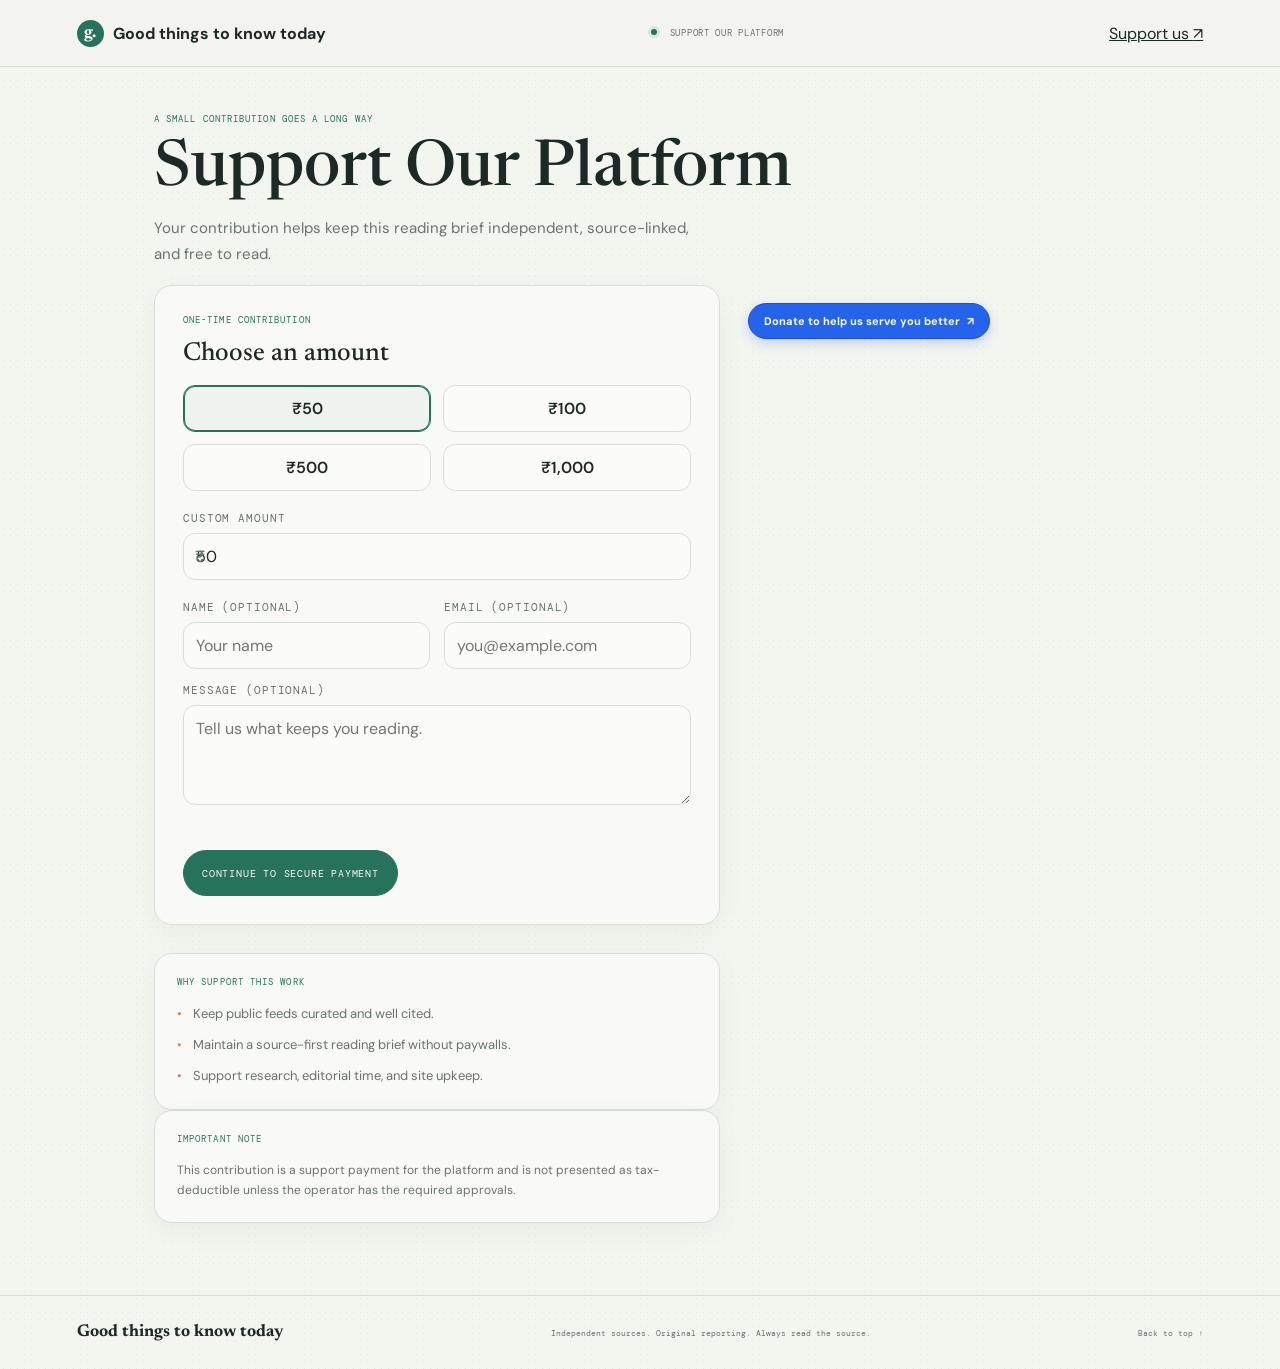
<file: support/index.html>
<!doctype html>
<html lang="en">
  <head>
    <meta charset="utf-8">
    <meta name="viewport" content="width=device-width, initial-scale=1">
    <meta name="theme-color" content="#f3f5ef">
    <meta name="description" content="Support our platform with a secure one-time contribution.">
    <title>Support Our Platform | Good things to know today</title>
    <link rel="canonical" href="https://goodthingstoknowtoday.pages.dev/support/">
    <link rel="preconnect" href="https://fonts.googleapis.com">
    <link rel="preconnect" href="https://fonts.gstatic.com" crossorigin>
    <link href="https://fonts.googleapis.com/css2?family=DM+Mono:wght@400;500&family=DM+Sans:wght@400;500;600;700&family=Newsreader:opsz,wght@6..72,500;6..72,600&display=swap" rel="stylesheet">
    <link rel="stylesheet" href="../styles.css">
    <script src="../site-config.js" defer></script>
    <script src="support.js" defer></script>
  </head>
  <body>
    <header class="topbar">
      <a class="wordmark" href="../" aria-label="Good things to know today home"><span class="mark" aria-hidden="true">g.</span> Good things to know today</a>
      <div class="topbar-note"><span class="live-dot" aria-hidden="true"></span> SUPPORT OUR PLATFORM</div>
      <a class="support-link is-current" href="./">Support us <span aria-hidden="true">↗</span></a>
    </header>

    <main class="support-shell">
      <section class="support-hero" aria-labelledby="support-title">
        <p class="eyebrow">A small contribution goes a long way</p>
        <h1 id="support-title">Support Our Platform</h1>
        <p class="support-intro">Your contribution helps keep this reading brief independent, source-linked, and free to read.</p>
      </section>

      <section class="support-layout" aria-label="Support contribution form">
        <form id="support-form" class="support-card" novalidate>
          <div class="support-card-header">
            <p class="eyebrow accent">One-time contribution</p>
            <h2>Choose an amount</h2>
          </div>

          <div class="amount-grid" aria-label="Contribution amounts">
            <button type="button" class="amount-option is-selected" data-amount="50">₹50</button>
            <button type="button" class="amount-option" data-amount="100">₹100</button>
            <button type="button" class="amount-option" data-amount="500">₹500</button>
            <button type="button" class="amount-option" data-amount="1000">₹1,000</button>
          </div>

          <label class="field-label" for="custom-amount">Custom amount</label>
          <div class="field-wrap">
            <span class="currency">₹</span>
            <input id="custom-amount" name="custom-amount" type="number" min="50" step="1" value="50" inputmode="numeric" placeholder="Enter amount">
          </div>

          <div class="two-column">
            <div>
              <label class="field-label" for="support-name">Name (optional)</label>
              <input id="support-name" name="name" type="text" maxlength="80" placeholder="Your name">
            </div>
            <div>
              <label class="field-label" for="support-email">Email (optional)</label>
              <input id="support-email" name="email" type="email" maxlength="160" placeholder="you@example.com">
            </div>
          </div>

          <label class="field-label" for="support-note">Message (optional)</label>
          <textarea id="support-note" name="note" rows="3" maxlength="240" placeholder="Tell us what keeps you reading."></textarea>

          <div class="support-message" id="support-message" aria-live="polite"></div>

          <button type="submit" class="primary-button" id="pay-button">Continue to secure payment</button>
        </form>

        <div class="razorpay-button-wrap">
          <a class="donate-link" href="https://razorpay.me/@gopiramkrishnamurthy" target="_blank" rel="noopener noreferrer"><span>Donate to help us serve you better</span><span aria-hidden="true">↗</span></a>
        </div>

        <aside class="support-aside">
          <div class="support-card support-card-muted">
            <p class="eyebrow accent">Why support this work</p>
            <ul class="support-list">
              <li>Keep public feeds curated and well cited.</li>
              <li>Maintain a source-first reading brief without paywalls.</li>
              <li>Support research, editorial time, and site upkeep.</li>
            </ul>
          </div>

          <div class="support-card support-card-muted">
            <p class="eyebrow accent">Important note</p>
            <p class="small-copy">This contribution is a support payment for the platform and is not presented as tax-deductible unless the operator has the required approvals.</p>
          </div>
        </aside>
      </section>
    </main>

    <footer class="footer">
      <a class="footer-mark" href="../">Good things to know today</a>
      <p>Independent sources. Original reporting. Always read the source.</p>
      <a class="back-top" href="#top">Back to top ↑</a>
    </footer>
  </body>
</html>
</file>
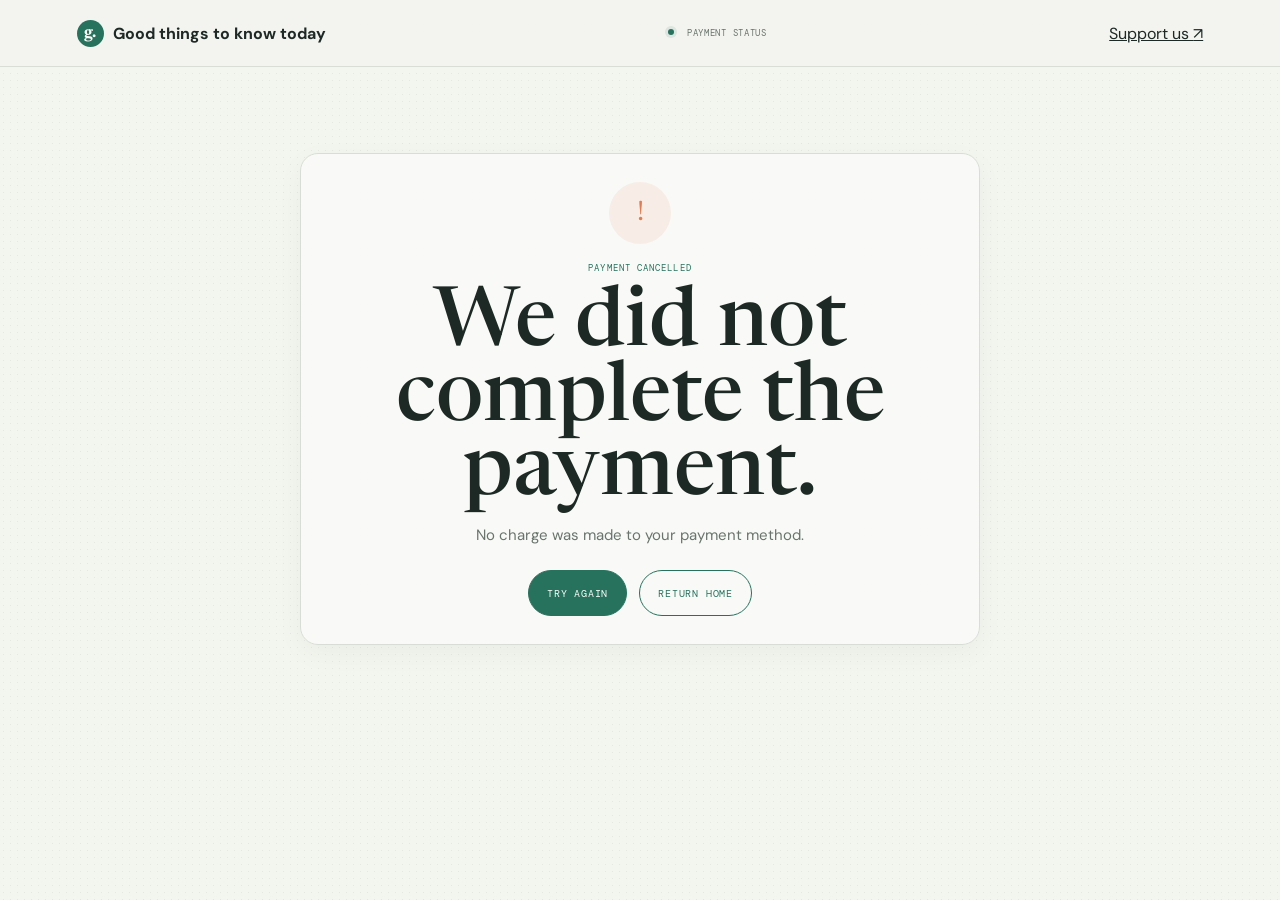
<file: support/cancelled.html>
<!doctype html>
<html lang="en">
  <head>
    <meta charset="utf-8">
    <meta name="viewport" content="width=device-width, initial-scale=1">
    <meta name="theme-color" content="#f3f5ef">
    <meta name="description" content="Payment was cancelled or failed.">
    <title>Payment cancelled | Good things to know today</title>
    <link rel="preconnect" href="https://fonts.googleapis.com">
    <link rel="preconnect" href="https://fonts.gstatic.com" crossorigin>
    <link href="https://fonts.googleapis.com/css2?family=DM+Mono:wght@400;500&family=DM+Sans:wght@400;500;600;700&family=Newsreader:opsz,wght@6..72,500;6..72,600&display=swap" rel="stylesheet">
    <link rel="stylesheet" href="../styles.css">
    <script src="cancelled.js" defer></script>
  </head>
  <body>
    <header class="topbar">
      <a class="wordmark" href="../" aria-label="Good things to know today home"><span class="mark" aria-hidden="true">g.</span> Good things to know today</a>
      <div class="topbar-note"><span class="live-dot" aria-hidden="true"></span> PAYMENT STATUS</div>
      <a class="support-link is-current" href="./">Support us <span aria-hidden="true">↗</span></a>
    </header>

    <main class="support-shell">
      <section class="support-state-card" aria-live="polite">
        <div class="state-badge warn">!</div>
        <p class="eyebrow accent">Payment cancelled</p>
        <h1>We did not complete the payment.</h1>
        <p class="state-copy" id="cancel-message">No charge was made to your payment method.</p>
        <div class="inline-actions">
          <a class="primary-button" href="./">Try again</a>
          <a class="secondary-button" href="../">Return home</a>
        </div>
      </section>
    </main>
  </body>
</html>
</file>
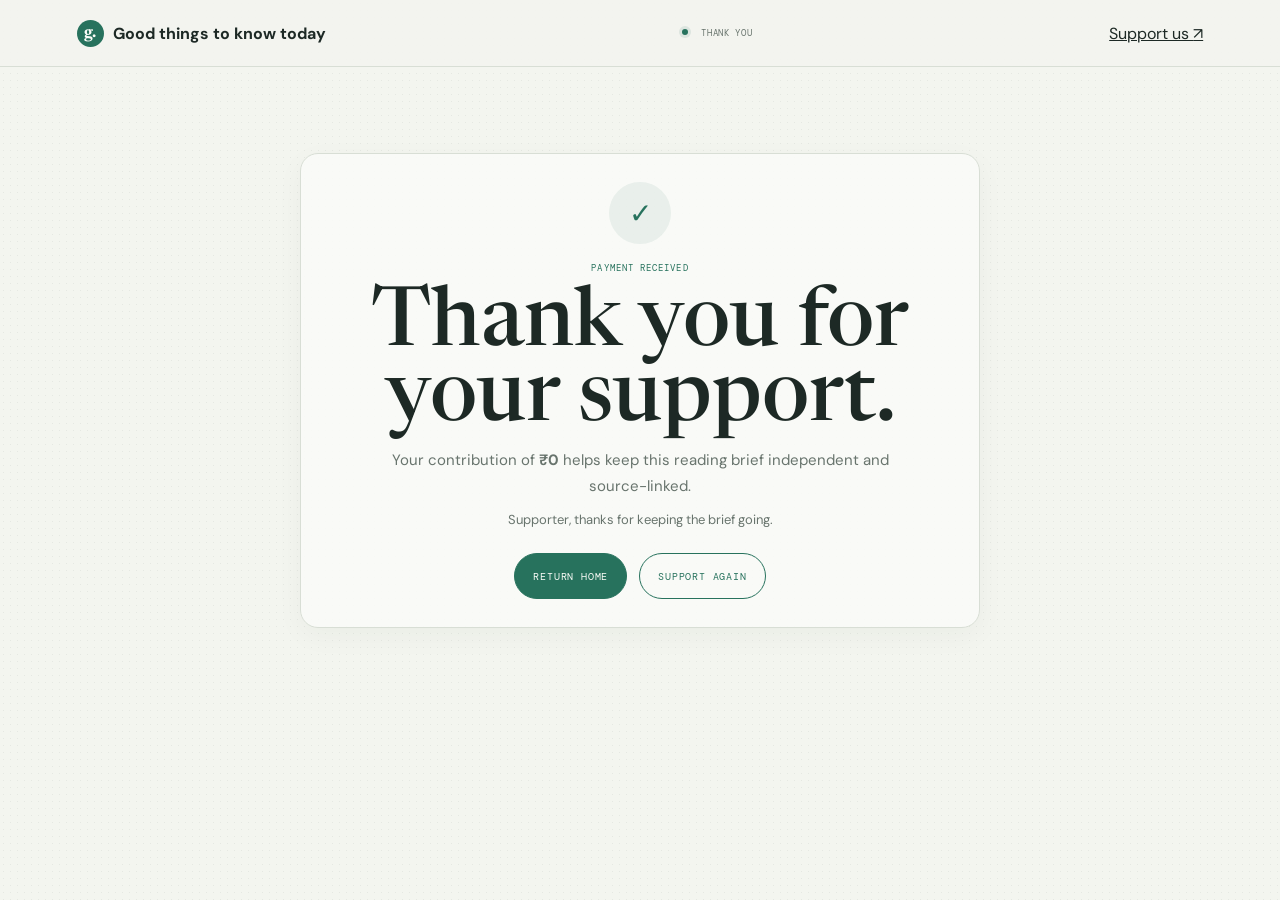
<file: support/success.html>
<!doctype html>
<html lang="en">
  <head>
    <meta charset="utf-8">
    <meta name="viewport" content="width=device-width, initial-scale=1">
    <meta name="theme-color" content="#f3f5ef">
    <meta name="description" content="Thank you for supporting Good things to know today.">
    <title>Thank You | Good things to know today</title>
    <link rel="preconnect" href="https://fonts.googleapis.com">
    <link rel="preconnect" href="https://fonts.gstatic.com" crossorigin>
    <link href="https://fonts.googleapis.com/css2?family=DM+Mono:wght@400;500&family=DM+Sans:wght@400;500;600;700&family=Newsreader:opsz,wght@6..72,500;6..72,600&display=swap" rel="stylesheet">
    <link rel="stylesheet" href="../styles.css">
    <script src="success.js" defer></script>
  </head>
  <body>
    <header class="topbar">
      <a class="wordmark" href="../" aria-label="Good things to know today home"><span class="mark" aria-hidden="true">g.</span> Good things to know today</a>
      <div class="topbar-note"><span class="live-dot" aria-hidden="true"></span> THANK YOU</div>
      <a class="support-link is-current" href="./">Support us <span aria-hidden="true">↗</span></a>
    </header>

    <main class="support-shell">
      <section class="support-state-card" aria-live="polite">
        <div class="state-badge">✓</div>
        <p class="eyebrow accent">Payment received</p>
        <h1>Thank you for your support.</h1>
        <p class="state-copy">Your contribution of <strong id="amount-value">₹0</strong> helps keep this reading brief independent and source-linked.</p>
        <p class="state-copy secondary" id="supporter-name">You are helping keep the public brief alive.</p>
        <div class="inline-actions">
          <a class="primary-button" href="../">Return home</a>
          <a class="secondary-button" href="./">Support again</a>
        </div>
      </section>
    </main>
  </body>
</html>
</file>
<file: styles.css>
:root {
  color-scheme: light;
  --paper: #f3f5ef;
  --ink: #1d2925;
  --muted: #68746d;
  --line: #d8ded5;
  --green: #27725d;
  --orange: #e27b4f;
  --blue: #477a93;
  --yellow: #e8c85b;
  --white: #fbfcf8;
  --sans: "DM Sans", "Noto Sans Tamil", "Noto Sans Devanagari", "Noto Sans Telugu", "Noto Sans Malayalam", "Noto Sans Kannada", "Noto Sans Bengali", "Segoe UI", sans-serif;
  --serif: "Newsreader", "Noto Sans Tamil", "Noto Sans Devanagari", "Noto Sans Telugu", "Noto Sans Malayalam", "Noto Sans Kannada", "Noto Sans Bengali", Georgia, serif;
  --mono: "DM Mono", "Noto Sans Tamil", "Noto Sans Devanagari", "Noto Sans Telugu", "Noto Sans Malayalam", "Noto Sans Kannada", "Noto Sans Bengali", Consolas, monospace;
}

* { box-sizing: border-box; }
html { scroll-behavior: smooth; }
body {
  margin: 0;
  color: var(--ink);
  background-color: var(--paper);
  background-image: radial-gradient(#8b9b8e22 0.65px, transparent 0.65px);
  background-size: 7px 7px;
  font-family: var(--sans);
  -webkit-font-smoothing: antialiased;
}
a { color: inherit; }
button, input, select { font: inherit; }
button:focus-visible, a:focus-visible, input:focus-visible, select:focus-visible { outline: 2px solid var(--orange); outline-offset: 3px; }
.sr-only { position: absolute; width: 1px; height: 1px; padding: 0; margin: -1px; overflow: hidden; clip: rect(0, 0, 0, 0); white-space: nowrap; border: 0; }

.topbar {
  height: 67px;
  padding: 0 clamp(22px, 6vw, 88px);
  border-bottom: 1px solid var(--line);
  display: flex;
  align-items: center;
  justify-content: space-between;
  background: #f3f5efeb;
}
.wordmark, .footer-mark { display: inline-flex; align-items: center; gap: 9px; text-decoration: none; font-weight: 700; font-size: 16px; letter-spacing: 0; }
.mark { width: 27px; height: 27px; display: grid; place-items: center; border-radius: 50%; color: var(--white); background: var(--green); font-family: var(--serif); font-size: 17px; }
.topbar-note, .about-link, .eyebrow, .stamp-top, .stamp-bottom, .section-index, .story-meta, .story-category, .side-meta { font-family: var(--mono); letter-spacing: 0; }
.topbar-note { color: var(--muted); font-size: 9px; letter-spacing: .08em; }
.topbar-divider { padding: 0 9px; color: #a0aaa1; }
.live-dot { display: inline-block; width: 6px; height: 6px; margin-right: 7px; border-radius: 50%; background: var(--green); vertical-align: 1px; box-shadow: 0 0 0 3px #27725d1c; }
.about-link { text-decoration: none; color: var(--muted); font-size: 11px; }
.about-link span { color: var(--orange); }
.donate-link { display: inline-flex; align-items: center; gap: 7px; padding: 10px 15px; border: 1px solid #1d4ed8; border-radius: 999px; background: #2563eb; color: var(--white); text-decoration: none; font-size: 11px; font-weight: 700; white-space: nowrap; box-shadow: 0 4px 12px rgba(37, 99, 235, .24); transition: transform .2s ease, background .2s ease, box-shadow .2s ease; }
.donate-link:hover { color: var(--white); background: #1d4ed8; transform: translateY(-1px); box-shadow: 0 6px 16px rgba(37, 99, 235, .3); }
.donate-link[hidden] { display: none; }
.topbar-actions { display: flex; align-items: center; gap: 16px; }
.language-picker { position: relative; display: inline-flex; align-items: center; }
.language-picker::after { content: "⌄"; position: absolute; right: 10px; color: var(--muted); pointer-events: none; font-size: 13px; }
.language-picker select { max-width: 145px; appearance: none; padding: 8px 27px 8px 11px; border: 1px solid var(--line); border-radius: 999px; color: var(--ink); background: var(--white); font-size: 11px; cursor: pointer; }
.footer-support { color: var(--muted); }

.support-shell { max-width: 1100px; margin: 0 auto; padding: 46px clamp(22px, 5vw, 88px) 72px; }
.support-hero { max-width: 760px; padding-bottom: 18px; }
.support-hero h1 { margin: 0; font-family: var(--serif); font-size: clamp(42px, 5vw, 72px); line-height: .94; font-weight: 500; }
.support-intro { max-width: 560px; margin: 16px 0 0; color: var(--muted); font-size: 15px; line-height: 1.7; }
.support-layout { display: grid; grid-template-columns: minmax(0, 1.2fr) minmax(260px, .8fr); gap: 28px; align-items: start; }
.support-card, .support-state-card { padding: 28px; border: 1px solid var(--line); border-radius: 18px; background: rgba(251, 252, 248, 0.86); box-shadow: 0 8px 28px rgba(29, 41, 37, 0.04); }
.support-card-header { margin-bottom: 18px; }
.support-card-header h2 { font-family: var(--serif); font-size: 26px; font-weight: 500; margin: 0; }
.accent { color: var(--green); }
.amount-grid { display: grid; grid-template-columns: repeat(2, minmax(0, 1fr)); gap: 12px; margin-bottom: 20px; }
.amount-option { border: 1px solid var(--line); background: var(--white); color: var(--ink); cursor: pointer; padding: 12px 10px; border-radius: 12px; font-weight: 600; transition: border-color .2s ease, box-shadow .2s ease; }
.amount-option.is-selected { border-color: var(--green); box-shadow: inset 0 0 0 1px var(--green); background: rgba(39, 114, 93, 0.05); }
.field-label { display: block; margin: 14px 0 8px; font-size: 11px; font-family: var(--mono); letter-spacing: .08em; text-transform: uppercase; color: var(--muted); }
.field-wrap { position: relative; display: flex; align-items: center; }
.currency { position: absolute; left: 12px; color: var(--muted); font-weight: 600; }
.field-wrap input, input, textarea { width: 100%; border: 1px solid var(--line); border-radius: 12px; padding: 12px 12px 12px 26px; background: var(--white); color: var(--ink); font: inherit; }
input[type="text"], input[type="email"], input[type="number"], textarea { padding-left: 12px; }
textarea { min-height: 100px; resize: vertical; }
.two-column { display: grid; grid-template-columns: repeat(2, minmax(0, 1fr)); gap: 14px; margin-top: 6px; }
.primary-button, .secondary-button { display: inline-flex; align-items: center; justify-content: center; border-radius: 999px; min-height: 46px; padding: 0 18px; text-decoration: none; font-family: var(--mono); font-size: 10px; letter-spacing: .08em; text-transform: uppercase; border: 1px solid var(--green); cursor: pointer; transition: transform .2s ease, background .2s ease; }
.primary-button { background: var(--green); color: var(--white); }
.primary-button:hover, .secondary-button:hover { transform: translateY(-1px); }
.secondary-button { background: transparent; color: var(--green); }
.primary-button:disabled { opacity: .7; cursor: wait; }
.razorpay-button-wrap { margin: 18px 0 14px; }
.support-message { min-height: 20px; margin-top: 10px; margin-bottom: 10px; font-size: 12px; }
.support-message.error { color: #8b2f1d; }
.support-message.info { color: var(--green); }
.support-card-muted { padding: 22px; }
.support-list { list-style: none; margin: 16px 0 0; padding: 0; display: grid; gap: 10px; color: var(--muted); font-size: 13px; }
.support-list li { position: relative; padding-left: 16px; line-height: 1.6; }
.support-list li::before { content: "•"; position: absolute; left: 0; color: var(--orange); }
.small-copy { margin: 10px 0 0; color: var(--muted); line-height: 1.7; font-size: 12px; }
.support-state-card { max-width: 680px; margin: 40px auto 0; text-align: center; }
.state-badge { width: 62px; height: 62px; margin: 0 auto 18px; border-radius: 50%; display: grid; place-items: center; background: rgba(39, 114, 93, 0.08); color: var(--green); font-family: var(--serif); font-size: 28px; }
.state-badge.warn { background: rgba(226, 123, 79, 0.1); color: var(--orange); }
.state-copy { margin: 10px auto 0; max-width: 500px; color: var(--muted); font-size: 15px; line-height: 1.7; }
.state-copy.secondary { font-size: 13px; }
.inline-actions { margin-top: 22px; display: flex; align-items: center; justify-content: center; gap: 12px; flex-wrap: wrap; }

@media (max-width: 720px) {
  .support-layout, .two-column { grid-template-columns: 1fr; }
  .support-card, .support-state-card { padding: 22px 18px; }
  .amount-grid { grid-template-columns: repeat(2, minmax(0, 1fr)); }
  .support-shell { padding-top: 30px; }
}

main { max-width: 1280px; margin: 0 auto; padding: 0 clamp(22px, 6vw, 88px); }
.story-page { min-height: calc(100vh - 150px); padding-top: clamp(42px, 8vw, 96px); padding-bottom: 90px; }
.story-page article { max-width: 760px; }
.story-page h1 { font-size: clamp(38px, 5vw, 64px); line-height: 1.04; }
.story-page .intro-description { max-width: 760px; font-size: 15px; }
.story-page .story-source { margin-top: 32px; align-items: flex-start; }
.story-page .story-source ul { display: flex; flex-wrap: wrap; gap: 12px; margin: 0; padding: 0; list-style: none; text-transform: none; }
.intro { min-height: 313px; padding: 58px 0 49px; display: flex; justify-content: space-between; align-items: flex-end; border-bottom: 1px solid var(--ink); animation: arrive .55s ease-out both; }
.intro-copy { min-width: 0; }
.eyebrow { margin: 0 0 15px; color: var(--green); text-transform: uppercase; font-size: 9px; letter-spacing: .12em; }
h1 { margin: 0; font-family: var(--serif); font-size: clamp(52px, 6.7vw, 82px); line-height: .91; font-weight: 500; letter-spacing: 0; overflow-wrap: anywhere; }
h1 em { color: var(--green); font-weight: 500; }
.intro-description { max-width: 390px; margin: 22px 0 0; color: var(--muted); font-size: 13px; line-height: 1.7; }
.visit-stats { display: flex; align-items: flex-start; gap: 20px; margin-top: 22px; }
.visit-stat { min-width: 92px; display: flex; flex-direction: column; gap: 3px; }
.visit-stat + .visit-stat { padding-left: 19px; border-left: 1px solid var(--line); }
.visit-value { font-family: var(--serif); font-size: 25px; line-height: 1; font-variant-numeric: tabular-nums; }
.visit-label { color: var(--muted); font-family: var(--mono); font-size: 8px; text-transform: uppercase; }
.issue-stamp { min-width: 105px; height: 105px; margin: 0 2px 8px 30px; border: 1px solid var(--orange); border-radius: 50%; display: flex; flex-direction: column; align-items: center; justify-content: center; color: var(--orange); transform: rotate(8deg); }
.stamp-top, .stamp-bottom { font-size: 7px; letter-spacing: .1em; }
.stamp-number { margin: 4px 0; font-family: var(--serif); font-size: 25px; }

.brief { padding: 27px 0 73px; }
.brief-head { display: flex; align-items: center; justify-content: space-between; gap: 22px; }
.brief-title { display: flex; align-items: baseline; gap: 13px; white-space: nowrap; }
.section-index { color: var(--orange); font-size: 10px; }
h2 { margin: 0; font-family: var(--serif); font-size: 26px; font-weight: 500; letter-spacing: 0; }
.story-count { color: var(--muted); font-family: var(--mono); font-size: 9px; }
.controls { display: flex; align-items: center; gap: 9px; }
.search-box, .select-wrap { height: 35px; border: 1px solid var(--line); background: var(--white); display: inline-flex; align-items: center; }
.search-box { width: 190px; padding: 0 10px; gap: 7px; }
.search-icon { color: var(--green); font-size: 20px; line-height: 1; transform: rotate(-20deg); }
.search-box input { width: 100%; min-width: 0; padding: 0; border: 0; outline: 0; color: var(--ink); background: transparent; font-size: 11px; }
.search-box input::placeholder { color: #8d9991; }
.select-wrap { position: relative; padding: 0 10px; gap: 9px; }
.select-wrap select { max-width: 130px; appearance: none; border: 0; outline: 0; color: var(--ink); background: transparent; font-size: 10px; cursor: pointer; }
.select-wrap > span:last-child { color: var(--muted); pointer-events: none; font-size: 13px; }
.sort-select select { max-width: 95px; }
.category-nav { min-height: 48px; margin-top: 21px; border-top: 1px solid var(--line); border-bottom: 1px solid var(--line); display: flex; align-items: stretch; gap: 25px; overflow-x: auto; scrollbar-width: thin; }
.category-button { flex: 0 0 auto; padding: 0 1px; border: 0; border-bottom: 2px solid transparent; color: var(--muted); background: transparent; font-size: 10px; cursor: pointer; }
.category-button.is-active { border-bottom-color: var(--green); color: var(--ink); font-weight: 700; }
.category-count { margin-left: 3px; color: #8c9890; font-family: var(--mono); font-size: 8px; }
.translation-notice { margin: 15px 0 0; padding: 10px 12px; border-left: 2px solid var(--orange); color: var(--muted); background: rgba(251, 252, 248, .72); font-size: 11px; line-height: 1.55; }
.translation-notice[hidden] { display: none; }
.feed-layout { display: grid; grid-template-columns: minmax(0, 1fr) 205px; column-gap: clamp(28px, 5vw, 72px); }
.story-list { min-width: 0; }
.story-card { position: relative; padding: 23px 0 24px; border-bottom: 1px solid var(--line); display: grid; grid-template-columns: 90px minmax(0, 1fr); column-gap: 22px; animation: arrive .35s ease-out both; }
.story-card:nth-child(2) { animation-delay: .04s; }
.story-card:nth-child(3) { animation-delay: .08s; }
.story-meta { padding-top: 3px; color: var(--muted); font-size: 9px; line-height: 1.7; }
.story-category { display: inline-block; margin-bottom: 8px; color: var(--green); text-transform: uppercase; font-size: 8px; letter-spacing: .08em; }
.story-card:nth-child(3n) .story-category { color: var(--orange); }
.story-card:nth-child(3n + 2) .story-category { color: var(--blue); }
.story-body { min-width: 0; }
.story-title { max-width: 680px; margin: 0; font-family: var(--serif); font-size: 24px; line-height: 1.14; font-weight: 500; letter-spacing: 0; }
.story-title a { text-decoration: none; text-decoration-color: var(--orange); text-decoration-thickness: 1px; text-underline-offset: 3px; }
.story-title a:hover { text-decoration: underline; }
.story-summary { margin: 10px 0 12px; padding-left: 12px; border-left: 2px solid var(--green); display: grid; gap: 5px; max-width: 660px; }
.story-summary-line { display: block; color: #47564f; font-size: 10.5px; line-height: 1.45; }
.story-excerpt { max-width: 660px; margin: 9px 0 11px; color: #5d6962; font-size: 11px; line-height: 1.65; }
.additional-coverage { margin-top: 6px; padding-left: 10px; border-left: 1px solid var(--line); }
.additional-coverage strong { color: var(--ink); font-weight: 600; }
.story-source { display: flex; align-items: center; flex-wrap: wrap; gap: 8px; color: var(--muted); font-family: var(--mono); font-size: 8px; text-transform: uppercase; letter-spacing: .04em; }
.source-dot { width: 4px; height: 4px; border-radius: 50%; background: var(--orange); }
.read-link { margin-left: 3px; color: var(--green); text-decoration: none; font-size: 8px; }
.read-link:hover { text-decoration: underline; }
.side-note { align-self: start; margin-top: 30px; padding: 18px 0 0 18px; border-left: 1px solid var(--orange); }
.side-note .eyebrow { margin-bottom: 19px; font-size: 8px; }
.side-quote { margin: 0; font-family: var(--serif); font-size: 21px; line-height: 1.16; }
.side-rule { width: 24px; height: 2px; margin: 20px 0 14px; background: var(--yellow); }
.side-copy { margin: 0; color: var(--muted); font-size: 10px; line-height: 1.75; }
.side-meta { margin: 22px 0 0; color: var(--green); font-size: 7px; line-height: 1.8; letter-spacing: .06em; }
.loading-state { padding: 70px 0; display: flex; align-items: center; justify-content: center; gap: 11px; color: var(--muted); font-size: 11px; }
.loading-state p { margin: 0; }
.loading-mark { width: 13px; height: 13px; border: 1px solid var(--line); border-top-color: var(--green); border-radius: 50%; animation: spin .7s linear infinite; }
.empty-state, .error-state { padding: 65px 15px; text-align: center; }
.empty-symbol { color: var(--orange); font-family: var(--serif); font-size: 32px; }
.empty-state h3, .error-state h3 { margin: 8px 0; font-family: var(--serif); font-size: 24px; font-weight: 500; }
.empty-state p, .error-state p { color: var(--muted); font-size: 11px; }
.empty-state button, .error-state button { margin-top: 8px; padding: 8px 12px; border: 1px solid var(--green); color: var(--green); background: transparent; font-size: 10px; cursor: pointer; }
.footer { min-height: 74px; padding: 16px clamp(22px, 6vw, 88px); border-top: 1px solid var(--line); display: flex; align-items: center; justify-content: space-between; gap: 15px; }
.footer-mark { font-family: var(--serif); font-size: 17px; }
.footer-mark span { color: var(--orange); }
.footer p, .back-top { color: var(--muted); font-family: var(--mono); font-size: 8px; }
.back-top { text-decoration: none; }

@keyframes spin { to { transform: rotate(360deg); } }
@keyframes arrive { from { opacity: 0; transform: translateY(7px); } to { opacity: 1; transform: translateY(0); } }

@media (max-width: 1050px) {
  .topbar-note { display: none; }
}
@media (max-width: 1000px) {
  .topbar { padding-right: 25px; padding-left: 25px; }
  main { padding-right: 25px; padding-left: 25px; }
  .feed-layout { grid-template-columns: minmax(0, 1fr) 175px; column-gap: 27px; }
  .brief-head { align-items: flex-start; flex-direction: column; gap: 14px; }
  .controls { width: 100%; }
  .search-box { flex: 1; }
}
@media (max-width: 620px) {
  .topbar { height: auto; min-height: 58px; padding: 10px 18px; flex-wrap: wrap; gap: 8px; }
  .topbar-note { display: none; }
  .topbar-actions { width: 100%; justify-content: space-between; flex-wrap: wrap; gap: 10px; }
  .language-picker select { max-width: 125px; }
  .donate-link { max-width: 100%; min-width: 0; padding: 9px 11px; font-size: 10px; white-space: normal; }
  #donate-label { overflow-wrap: anywhere; }
  main { padding: 0 19px; }
  .intro { min-height: 270px; padding: 45px 0 34px; align-items: flex-end; }
  h1 { font-size: 57px; }
  html:lang(ta) h1, html:lang(hi) h1, html:lang(te) h1, html:lang(ml) h1, html:lang(kn) h1, html:lang(bn) h1 { font-size: 38px; line-height: 1.05; }
  .intro-description { max-width: 275px; margin-top: 17px; font-size: 11px; }
  .visit-stats { margin-top: 17px; }
  .visit-stat { min-width: 82px; }
  .visit-value { font-size: 22px; }
  .issue-stamp { min-width: 72px; height: 72px; margin: 0 0 4px 10px; }
  .stamp-top, .stamp-bottom { font-size: 5px; }
  .stamp-number { margin: 2px 0; font-size: 18px; }
  .brief { padding-top: 22px; }
  .brief-title { gap: 9px; }
  h2 { font-size: 24px; }
  .controls { flex-wrap: wrap; }
  .search-box { flex-basis: 100%; }
  .select-wrap { flex: 1; justify-content: space-between; }
  .select-wrap select { max-width: calc(100% - 13px); }
  .sort-select select { max-width: calc(100% - 13px); }
  .category-nav { gap: 19px; }
  .feed-layout { display: block; }
  .story-card { grid-template-columns: 1fr; gap: 8px; padding: 19px 0 21px; }
  .story-meta { display: flex; align-items: center; gap: 9px; padding: 0; }
  .story-category { margin: 0; }
  .story-title { font-size: 22px; }
  .story-excerpt { font-size: 10px; }
  .side-note { margin: 30px 0 0; padding: 14px 0 4px 15px; }
  .side-quote { max-width: 310px; font-size: 19px; }
  .side-copy { max-width: 340px; }
  .side-meta { margin-top: 13px; }
  .footer { padding: 16px 19px; flex-wrap: wrap; }
  .footer p { order: 3; width: 100%; margin: 0; }
}
@media (prefers-reduced-motion: reduce) {
  *, *::before, *::after { scroll-behavior: auto !important; animation-duration: .01ms !important; animation-iteration-count: 1 !important; }
}
</file>
